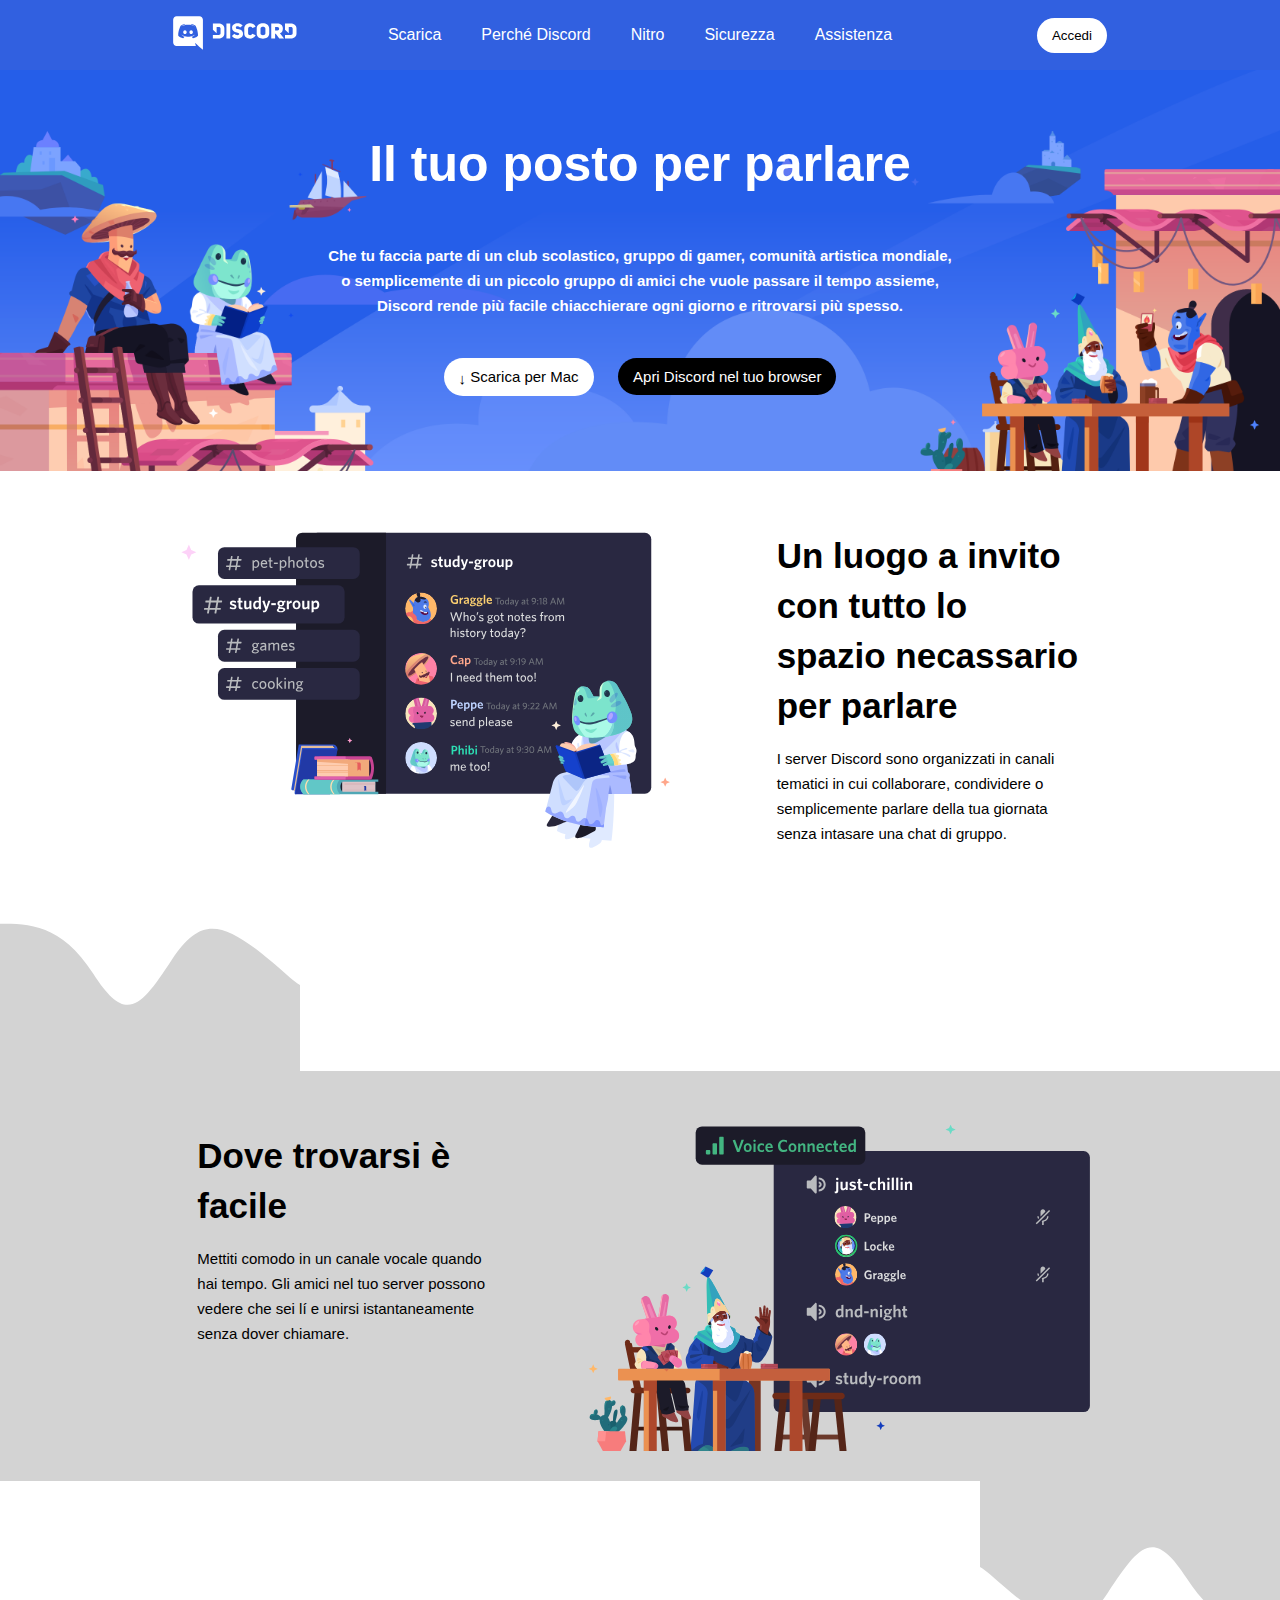
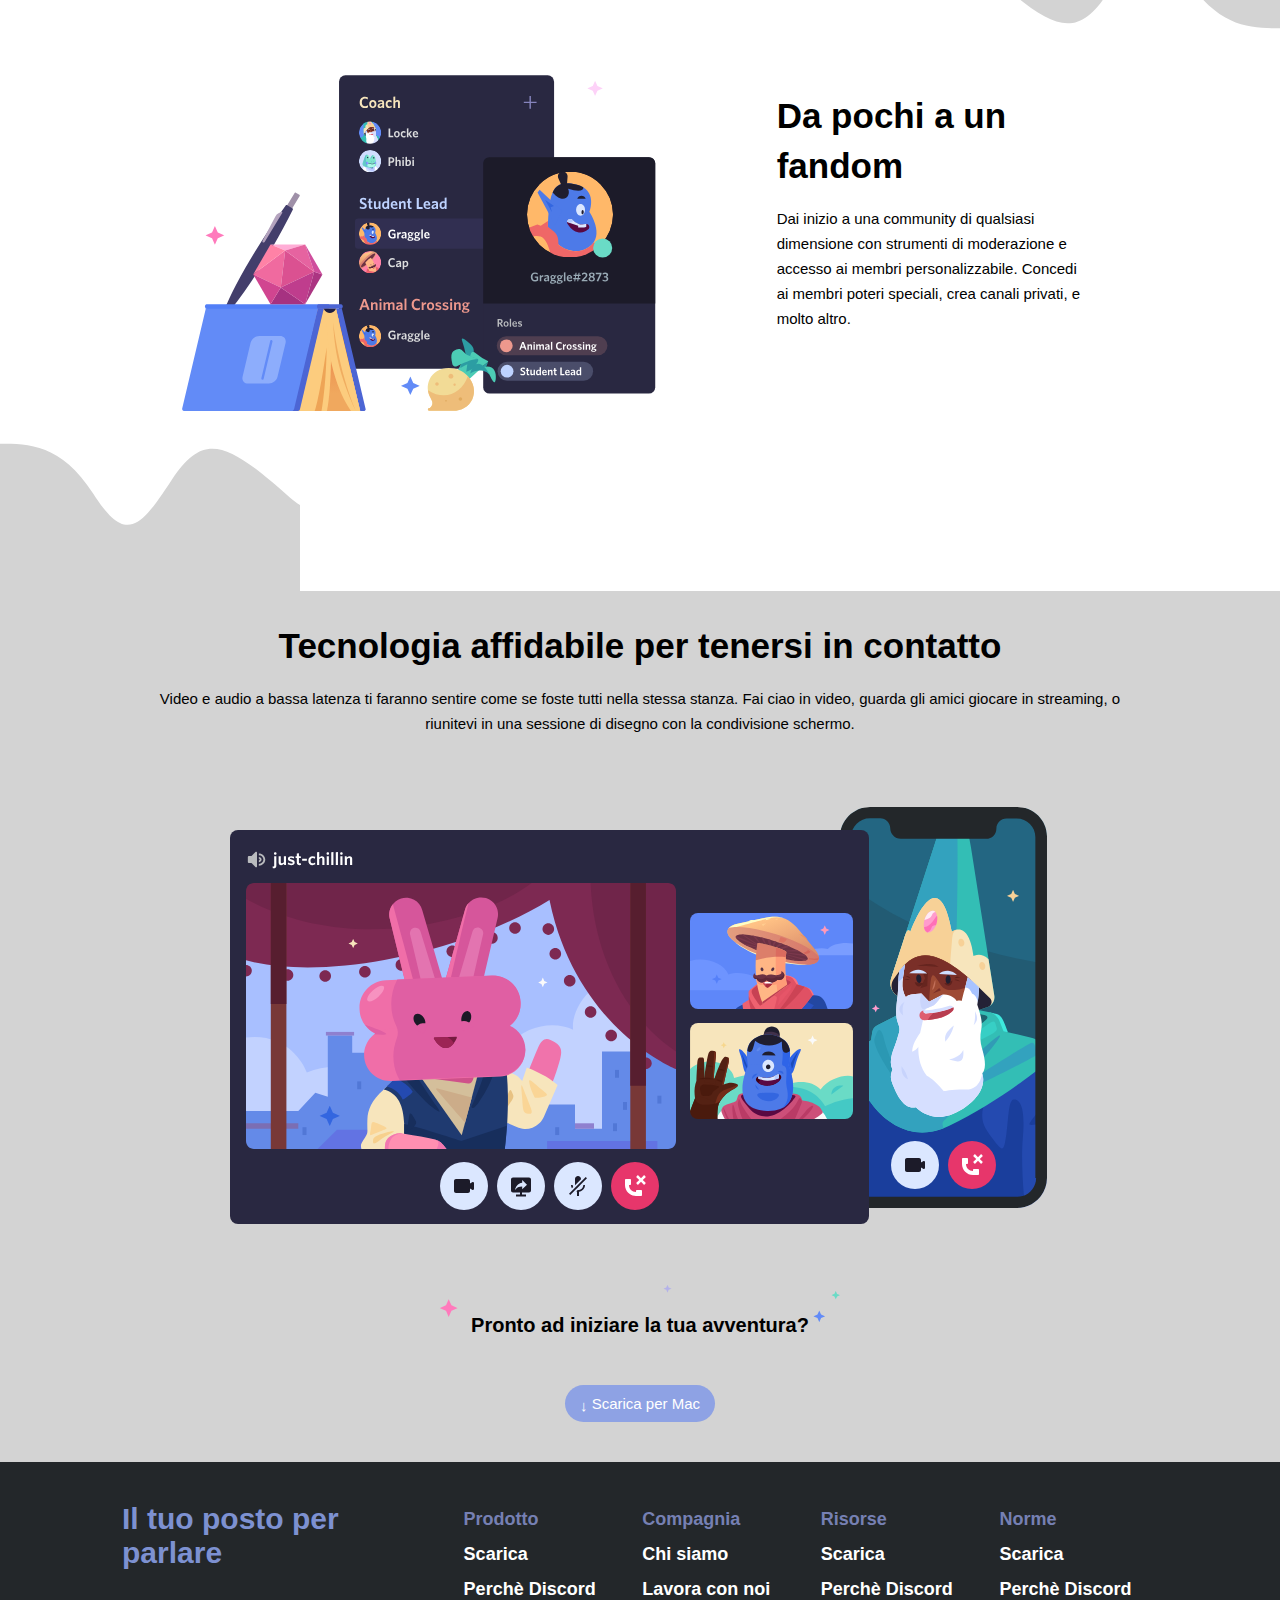
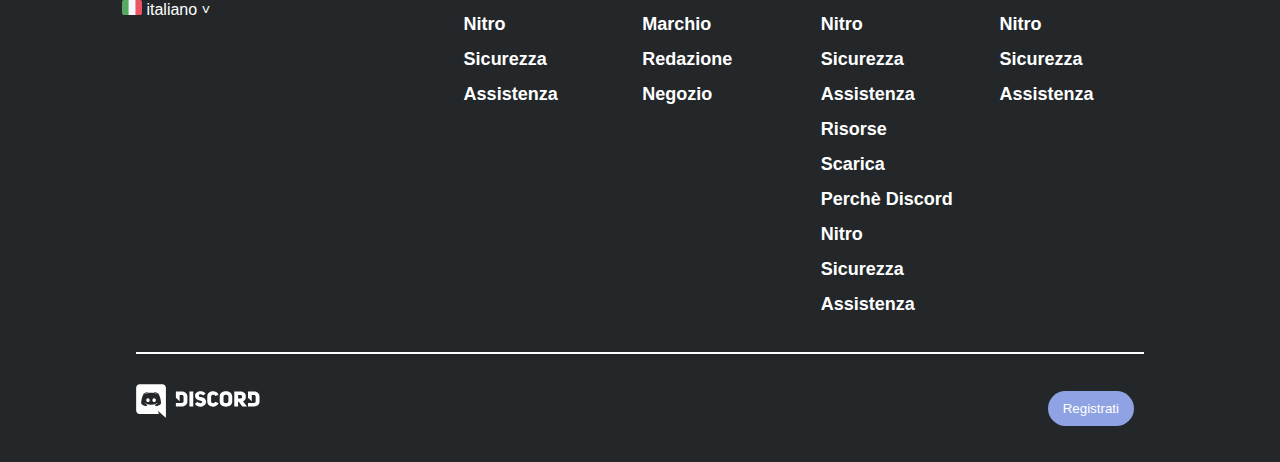
<file: index.html>
<!DOCTYPE html>
<html lang="en">
<head>
    <meta charset="UTF-8">
    <meta name="viewport" content="width=device-width, initial-scale=1.0">
    <link rel="stylesheet" href="https://cdnjs.cloudflare.com/ajax/libs/font-awesome/6.7.1/css/all.min.css" integrity="sha512-5Hs3dF2AEPkpNAR7UiOHba+lRSJNeM2ECkwxUIxC1Q/FLycGTbNapWXB4tP889k5T5Ju8fs4b1P5z/iB4nMfSQ==" crossorigin="anonymous" referrerpolicy="no-referrer" />
    <link rel="stylesheet" href="./css/style.css">
    <title>Prova Struttura Discord</title>
</head>
<body>

    <!-- logo , link  , login button -->
    <header>

        <nav>

            <!-- logo -->
            <div class="container-nav logo">  
                 
                <a href="https://discord.com/" target="_blank">
                    <img src="./img/logo.svg" alt="logo Discord">
                </a>
            </div>
    
            <!-- ul with link -->
            <ul class="container-nav link">
                <li>
                    <a href="#">Scarica</a>
                </li>
                <li>
                    <a href="#">Perch&eacute; Discord</a>
                </li>
                <li>
                    <a href="#">Nitro</a>
                </li>
                <li>
                    <a href="#">Sicurezza</a>
                </li>
                <li>
                    <a href="#">Assistenza</a>
                </li>
            </ul>
    
            <!-- button accedi -->
            <div class="container-nav login">
                <button class="button-white">Accedi</button>
            </div>
        </nav>



    </header>

    <!-- jumbotron and section -->
    <main>

        <!-- jumbotron blue -->
        <section id="jumbotron">

            <!-- pink rectangle -->
            <div class="jumbotron-content">
                <h1>Il tuo posto per parlare</h1>

                <p>
                    Che tu faccia parte di un club scolastico, gruppo di gamer, comunit&agrave; artistica mondiale, o semplicemente di un piccolo gruppo di amici che vuole passare il tempo assieme, Discord rende pi&ugrave; facile chiacchierare ogni giorno e ritrovarsi pi&ugrave; spesso.
                </p>

                    <button class="big-button button-white">
                        <span class="down-arrow"> &#8595; </span>Scarica per Mac
                    </button>
                

                <button class="big-button button-black">Apri Discord nel tuo browser</button>

            </div>

        </section>

        <!-- containers with img text-->
        <section class="container-main">

            <img src="./img/item1.svg" alt="item1" class="content-main img">

            <div class="content-main text">
                <h2>
                    Un luogo a invito con tutto lo spazio necassario per parlare
                </h2>
                <p>
                    I server Discord sono organizzati in canali tematici in cui collaborare, condividere o semplicemente parlare della tua giornata senza intasare una chat di gruppo.
                </p>
            </div>
        </section>

        <!-- img wave -->
        <div class="wave">
            <img src="./img/wave.svg" alt="">
        </div>

        <!-- containers with img/text inverse -->
        <section class="container-main gray">

            <div class="content-main text">
                <h2>
                    Dove trovarsi &egrave; facile
                </h2>
                <p>
                    Mettiti comodo in un canale vocale quando hai tempo. Gli amici nel tuo server possono vedere che sei l&iacute; e unirsi istantaneamente senza dover chiamare.
                </p>
            </div>
            
            <img src="./img/item2.svg" alt="item2" class="content-main img">


        </section>

        <!-- img wave -->
        <div class="wave rotate">
            <img src="./img/wave.svg" alt="">
        </div>

        <!-- containers with img text -->
        <section class="container-main">
            
            <img src="./img/item3.svg" alt="item3" class="content-main img">
            
            <div class="content-main text">
                <h2>
                    Da pochi a un fandom
                </h2>
                <p>
                    Dai inizio a una community di qualsiasi dimensione con strumenti di moderazione e accesso ai membri personalizzabile. Concedi ai membri poteri speciali, crea canali privati, e molto altro.
                </p>
            </div>
        </section>

        <!-- img wave -->
        <div class="wave">
            <img src="./img/wave.svg" alt="">
        </div>

        <!-- last container with big-img  -->
        <section class="last-container-main gray">

            <!-- green square -->
            <div class="last-content-main">
                <h2>
                    Tecnologia affidabile per tenersi in contatto
                </h2>
                <p>
                    Video e audio a bassa latenza ti faranno sentire come se foste tutti nella stessa stanza. Fai ciao in video, guarda gli amici giocare in streaming, o riunitevi in una sessione di disegno con la condivisione schermo.
                </p>
                <img src="./img/item4-big.svg" alt="item4">

                <!-- container with text and stars img -->
                <div id="img-stars">
                     Pronto ad iniziare la tua avventura?
                </div>

                <button class="big-button button-blue"><span class="down-arrow"> &#8595; </span>Scarica per Mac</button>
               
            </div>

        </section>

    </main>

    <!-- contacts -->
    <footer>

        <!-- container with five squares -->
        <section class="upper-container">

            <div class="content-footer contacts">
                <h4>
                    Il tuo posto per parlare
                </h4>

                <span id="language">
                    <img src="./img/ita.png" alt="bandiera italia" class="bandiera">
                    italiano
                </span>

                <ul class="loghi">

                    <li>
                        <i class="fa-brands fa-twitter"></i>
                    </li>

                    <li>
                        <i class="fa-brands fa-instagram"></i>
                    </li>

                    <li>
                        <i class="fa-brands fa-facebook"></i>
                    </li>

                    <li>
                        <i class="fa-brands fa-youtube"></i>
                    </li>
                </ul>
            </div>
            <div class="content-footer who-we-are">
                <ul class="faq">
                    <li>Prodotto</li>
                    <li>Scarica</li>
                    <li>Perch&egrave; Discord</li>
                    <li>Nitro</li>
                    <li>Sicurezza</li>
                    <li>Assistenza</li>
                </ul>
            </div>
            <div class="content-footer who-we-are">
                <ul class="faq">
                    <li>Compagnia</li>
                    <li>Chi siamo</li>
                    <li>Lavora con noi</li>
                    <li>Marchio</li>
                    <li>Redazione</li>
                    <li>Negozio</li>
                </ul>
            </div>
            <div class="content-footer who-we-are">
                <ul class="faq">
                    <li>Risorse</li>
                    <li>Scarica</li>
                    <li>Perch&egrave; Discord</li>
                    <li>Nitro</li>
                    <li>Sicurezza</li>
                    <li>Assistenza</li>
                    <li>Risorse</li>
                    <li>Scarica</li>
                    <li>Perch&egrave; Discord</li>
                    <li>Nitro</li>
                    <li>Sicurezza</li>
                    <li>Assistenza</li>
                </ul>
            </div>
            <div class="content-footer who-we-are">
                <ul class="faq">
                    <li>Norme</li>
                    <li>Scarica</li>
                    <li>Perch&egrave; Discord</li>
                    <li>Nitro</li>
                    <li>Sicurezza</li>
                    <li>Assistenza</li>
                </ul>
            </div>
        </section>

        <!-- container with logo and button -->
        <section class="lower-container">

            <!-- subcontainer for flex rules -->
            <div class="sub-container-footer">

                <div class="content-footer-low">

                    <a href="https://discord.com/" target="_blank">
                        <img src="./img/logo.svg" alt="logo Discord">
                    </a>
                    
                </div>

                <div class="content-footer-low">
                    <button class="button-blue">Registrati</button>
                </div>

            </div>

        </section>
        
    </footer>

</body>
</html>
</file>
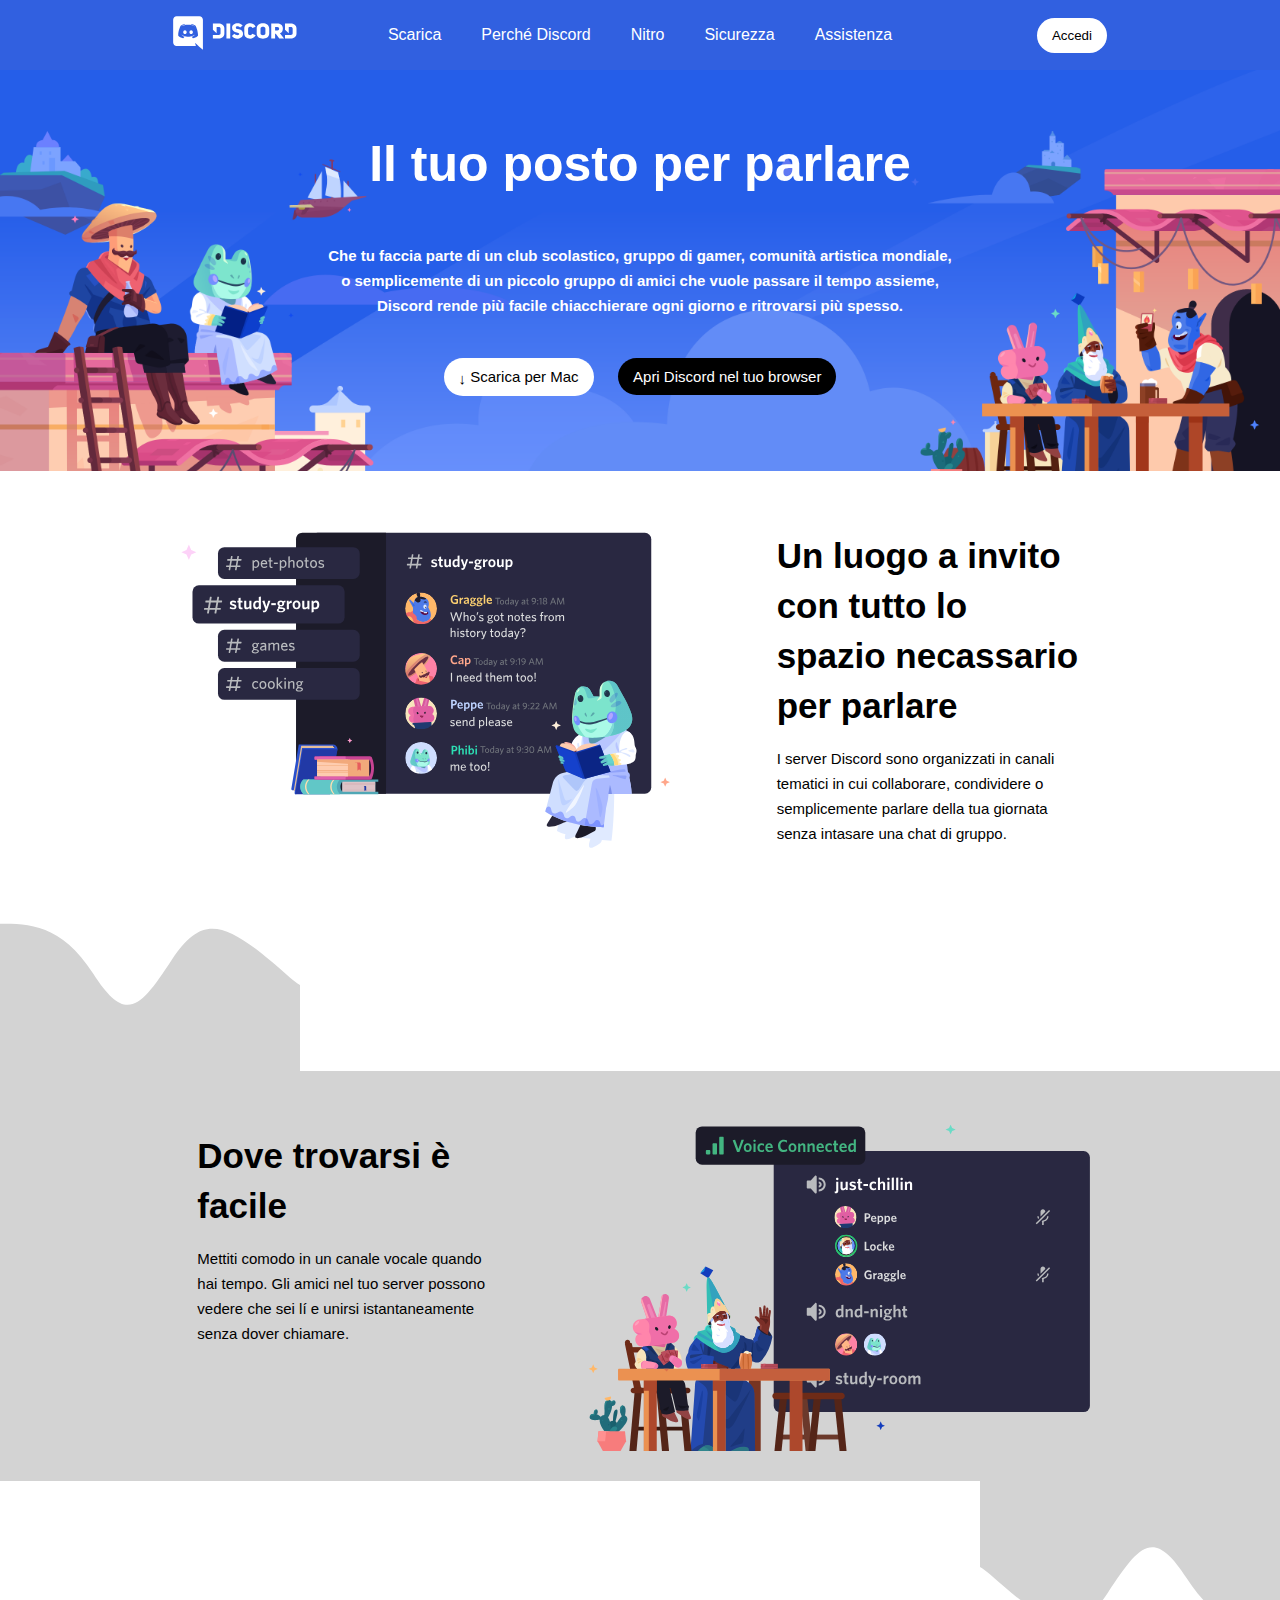
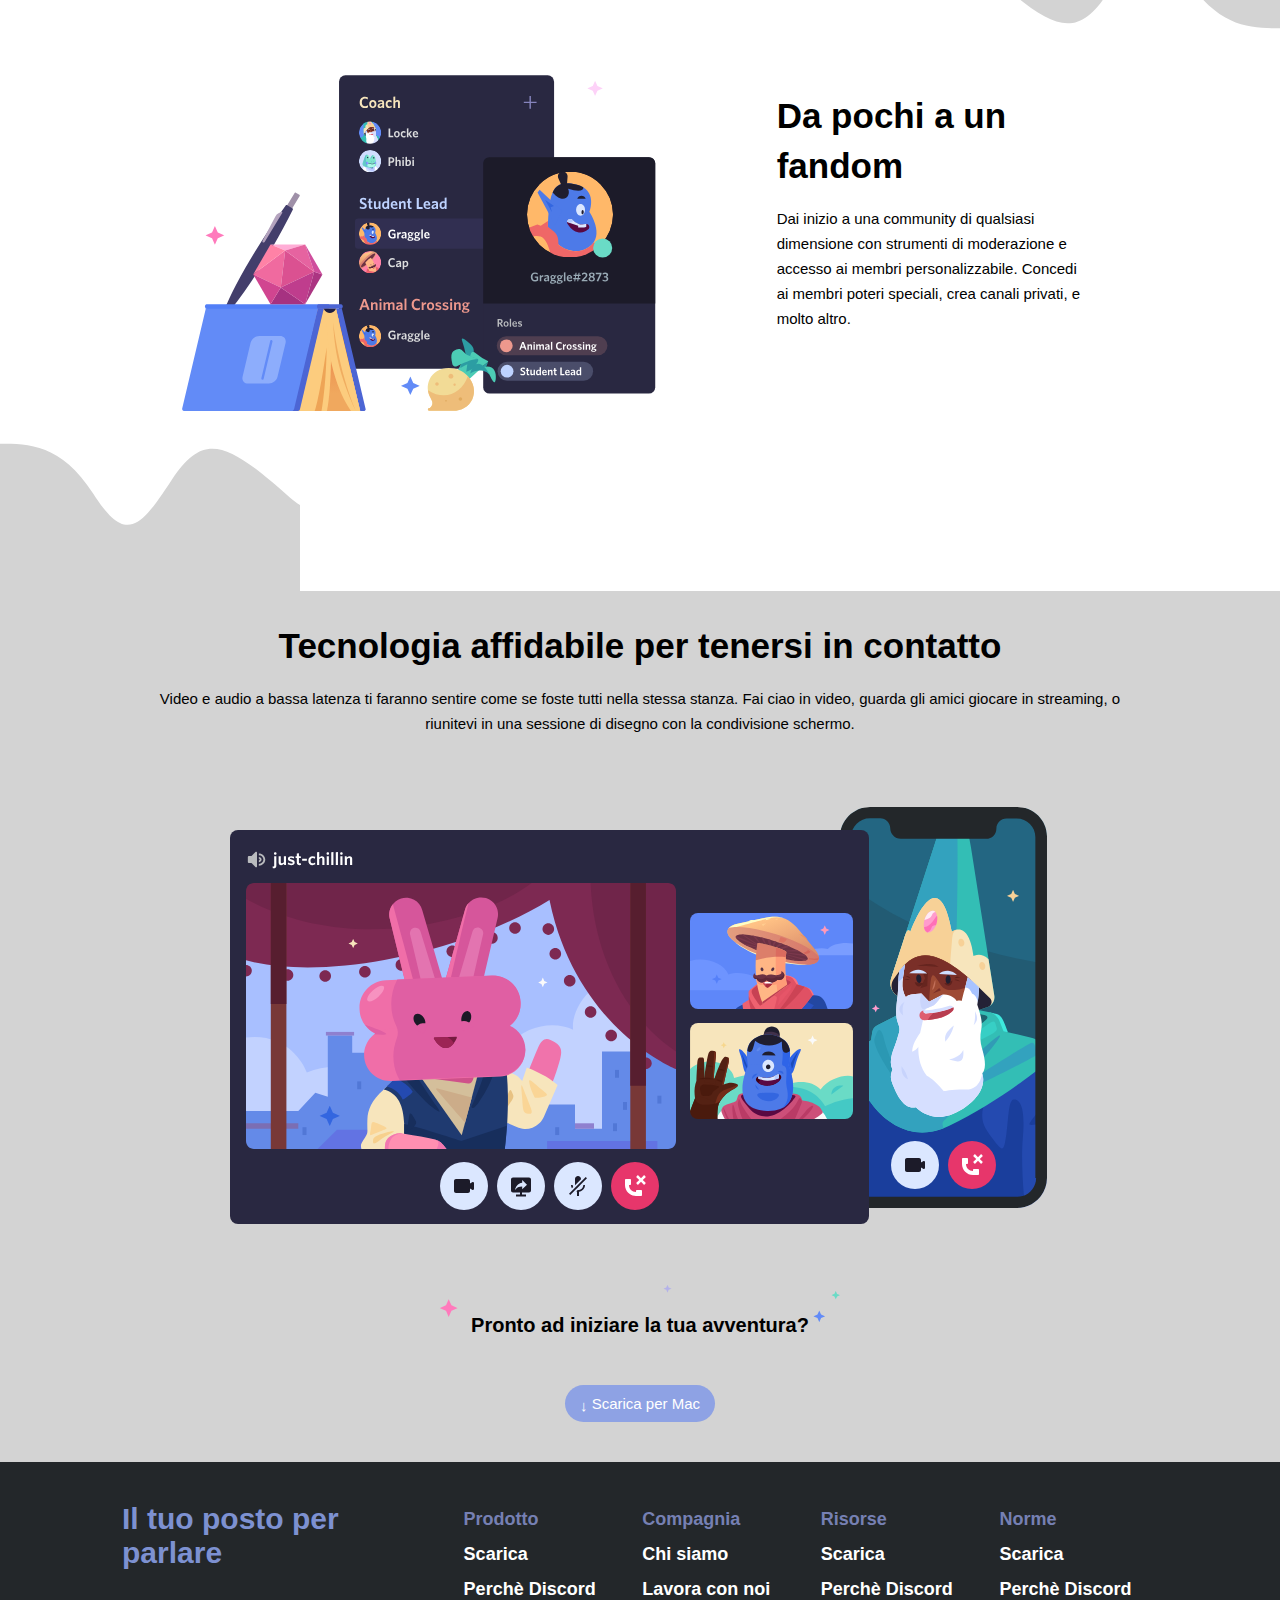
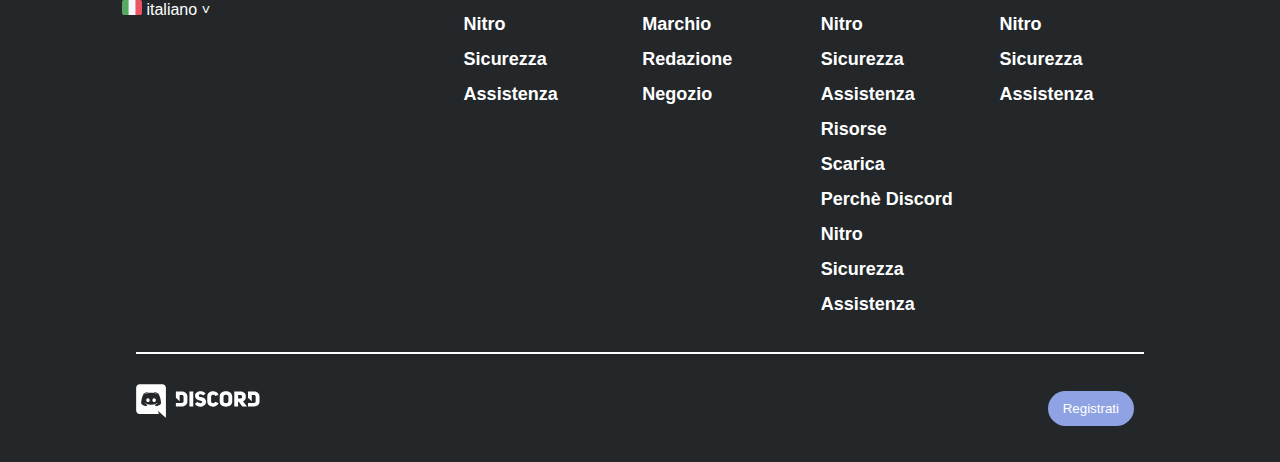
<file: bonus/index.html>
<!DOCTYPE html>
<html lang="en">
<head>
    <meta charset="UTF-8">
    <meta name="viewport" content="width=device-width, initial-scale=1.0">
    <link rel="stylesheet" href="https://cdnjs.cloudflare.com/ajax/libs/font-awesome/6.7.1/css/all.min.css" integrity="sha512-5Hs3dF2AEPkpNAR7UiOHba+lRSJNeM2ECkwxUIxC1Q/FLycGTbNapWXB4tP889k5T5Ju8fs4b1P5z/iB4nMfSQ==" crossorigin="anonymous" referrerpolicy="no-referrer" />
    <link rel="stylesheet" href="./css/style.css">
    <title>Bonus Struttura Discord</title>
</head>
<body>

    <!-- logo , link  , login button -->
    <header>

        <nav>

            <!-- logo -->
            <div class="container-nav logo">  
                 
                <a href="https://discord.com/" target="_blank">
                    <img src="./img/logo.svg" alt="logo Discord" class="logo-discord">
                </a>
            </div>
    
            <!-- ul with nav link -->
            <ul class="container-nav link">
                <li>
                    <a href="#">Scarica</a>
                </li>
                <li>
                    <a href="#">Perch&eacute; Discord</a>
                </li>
                <li>
                    <a href="#">Nitro</a>
                </li>
                <li>
                    <a href="#">Sicurezza</a>
                </li>
                <li>
                    <a href="#">Assistenza</a>
                </li>
            </ul>
    
            <!-- button accedi -->
            <div class="container-nav login">
                <button class="button-white">Accedi</button>
            </div>
        </nav>



    </header>

    <!-- jumbotron and section -->
    <main>

        <!-- jumbotron blue -->
        <section id="jumbotron">

            <!-- pink rectangle -->
            <div class="jumbotron-content">
                <h1>Il tuo posto per parlare</h1>

                <p>
                    Che tu faccia parte di un club scolastico, gruppo di gamer, comunit&agrave; artistica mondiale, o semplicemente di un piccolo gruppo di amici che vuole passare il tempo assieme, Discord rende pi&ugrave; facile chiacchierare ogni giorno e ritrovarsi pi&ugrave; spesso.
                </p>


                    <a href="https://discord.en.softonic.com/mac" target="_blank" class="big-button button-white">

                        <span class="down-arrow"> &#8595; </span>Scarica per Mac
                    </a>
                
                    <a href="https://discord.com/channels" target="_blank" class="big-button button-black">

                        Apri Discord nel tuo browser
                    </a>

                <!-- <button class="big-button button-black">Apri Discord nel tuo browser</button> -->

            </div>

        </section>

        <!-- containers with img text-->
        <section class="container-main">

            <img src="./img/item1.svg" alt="item1" class="content-main img">

            <div class="content-main text">
                <h2>
                    Un luogo a invito con tutto lo spazio necassario per parlare
                </h2>
                <p>
                    I server Discord sono organizzati in canali tematici in cui collaborare, condividere o semplicemente parlare della tua giornata senza intasare una chat di gruppo.
                </p>
            </div>
        </section>

        <!-- img wave -->
        <div class="wave">
            <img src="./img/wave.svg" alt="">
        </div>

        <!-- containers with img/text inverse -->
        <section class="container-main gray">

            <div class="content-main text">
                <h2>
                    Dove trovarsi &egrave; facile
                </h2>
                <p>
                    Mettiti comodo in un canale vocale quando hai tempo. Gli amici nel tuo server possono vedere che sei l&iacute; e unirsi istantaneamente senza dover chiamare.
                </p>
            </div>
            
            <img src="./img/item2.svg" alt="item2" class="content-main img">


        </section>

        <!-- img wave -->
        <div class="wave rotate">
            <img src="./img/wave.svg" alt="">
        </div>

        <!-- containers with img text -->
        <section class="container-main">
            
            <img src="./img/item3.svg" alt="item3" class="content-main img">
            
            <div class="content-main text">
                <h2>
                    Da pochi a un fandom
                </h2>
                <p>
                    Dai inizio a una community di qualsiasi dimensione con strumenti di moderazione e accesso ai membri personalizzabile. Concedi ai membri poteri speciali, crea canali privati, e molto altro.
                </p>
            </div>
        </section>

        <!-- img wave -->
        <div class="wave">
            <img src="./img/wave.svg" alt="">
        </div>

        <!-- last container with big-img  -->
        <section class="last-container-main gray">

            <!-- green square -->
            <div class="last-content-main">
                <h2>
                    Tecnologia affidabile per tenersi in contatto
                </h2>
                <p>
                    Video e audio a bassa latenza ti faranno sentire come se foste tutti nella stessa stanza. Fai ciao in video, guarda gli amici giocare in streaming, o riunitevi in una sessione di disegno con la condivisione schermo.
                </p>
                <img src="./img/item4-big.svg" alt="item4">

                <!-- container with text and stars img -->
                <div id="img-stars">
                     Pronto ad iniziare la tua avventura?
                </div>

                <a href="https://discord.en.softonic.com/mac" target="_blank" class="big-button button-blue">

                    <span class="down-arrow"> &#8595; </span>Scarica per Mac
                </a>
                
               
            </div>

        </section>

    </main>

    <!-- contacts -->
    <footer>

        <!-- container with five squares -->
        <section class="upper-container">

            <div class="content-footer contacts">
                <h4>
                    Il tuo posto per parlare
                </h4>

                <span id="language">
                    <img src="./img/ita.png" alt="bandiera italia" class="bandiera">
                    italiano
                </span>

                <ul class="loghi">

                    <li>
                        <a href="https://x.com/discord" target="_blank" class="logo-social">
                            <i class="fa-brands fa-twitter"></i>
                        </a>
                        
                    </li>

                    <li>
                        <a href="https://www.instagram.com/discord/" target="_blank" class="logo-social">
                            <i class="fa-brands fa-instagram"></i>
                        </a>
                        
                    </li>

                    <li>
                        <a href="https://www.facebook.com/discord/" target="_blank" class="logo-social">
                            <i class="fa-brands fa-facebook"></i>

                        </a>
                    </li>

                    <li>
                        <a href="https://www.youtube.com/discord" target="_blank" class="logo-social">
                            <i class="fa-brands fa-youtube"></i>

                        </a>
                    </li>
                </ul>
            </div>
            <div class="content-footer who-we-are">
                <ul class="faq">
                    <li>Prodotto</li>
                    <li>Scarica</li>
                    <li>Perch&egrave; Discord</li>
                    <li>Nitro</li>
                    <li>Sicurezza</li>
                    <li>Assistenza</li>
                </ul>
            </div>
            <div class="content-footer who-we-are">
                <ul class="faq">
                    <li>Compagnia</li>
                    <li>Chi siamo</li>
                    <li>Lavora con noi</li>
                    <li>Marchio</li>
                    <li>Redazione</li>
                    <li>Negozio</li>
                </ul>
            </div>
            <div class="content-footer who-we-are">
                <ul class="faq">
                    <li>Risorse</li>
                    <li>Scarica</li>
                    <li>Perch&egrave; Discord</li>
                    <li>Nitro</li>
                    <li>Sicurezza</li>
                    <li>Assistenza</li>
                    <li>Risorse</li>
                    <li>Scarica</li>
                    <li>Perch&egrave; Discord</li>
                    <li>Nitro</li>
                    <li>Sicurezza</li>
                    <li>Assistenza</li>
                </ul>
            </div>
            <div class="content-footer who-we-are">
                <ul class="faq">
                    <li>Norme</li>
                    <li>Scarica</li>
                    <li>Perch&egrave; Discord</li>
                    <li>Nitro</li>
                    <li>Sicurezza</li>
                    <li>Assistenza</li>
                </ul>
            </div>
        </section>

        <!-- container with logo and button -->
        <section class="lower-container">

            <!-- subcontainer for flex rules -->
            <div class="sub-container-footer">

                <div class="content-footer-low">

                    <a href="https://discord.com/" target="_blank">
                        <img src="./img/logo.svg" alt="logo Discord" class="logo-discord">
                    </a>
                    
                </div>

                <div class="content-footer-low">
                    <button class="button-blue">Registrati</button>
                </div>

            </div>

        </section>
        
    </footer>

</body>
</html>
</file>
<file: css/style.css>
*{
    margin: 0;
    padding: 0;
    box-sizing: border-box;
    font-family: Whitney , 'Helvetica Neue', Helvetica, Arial, sans-serif;
}

nav{
    display: flex;
    justify-content:center;
    align-items: center;
    height: 70px;
    background-color: #3160e0;
}

.container-nav{
    color: white;
    height: 40px;
    padding: 5px;
    display: flex;
    align-items: center;
}

.logo{
    flex-basis: 15%;
} 

/* ul container rules */
.link{
    min-width: 560px;
    justify-content: center;
}

/* valid for all li */
ul li{
    list-style: none;
}

.container-nav.link li{
    margin: 20px;
}

a{
    text-decoration: none;
    color: white;
}

.login{
    flex-basis: 15%;
    justify-content: flex-end;
}

/* buttons rules */
button{
    padding: 10px 15px;
    border-radius: 99999px;
    border: none;
}

.button-white{
    background-color: white;
    color: black;
}

.button-black{
    background-color: black;
    color: white;
}

.button-blue{
    background-color: #8ea2e4;
    color: white;
    margin: 20px 10px 10px;
}

.big-button{
    font-size: 15px;
    margin: 20px 10px 10px;
}

/*main rules */


/*jumbotron rules */

#jumbotron{
    background-image: url(../img/jumbo.png);
    background-size: cover;
    display: flex;
    justify-content:center;
    padding: 40px;
    color: white;
}

/* jumbotron-content rules */

.jumbotron-content{
    flex-basis: 60%;
    text-align: center;
    padding: 25px;
    min-width: 700px;
}

h1{
    font-size: 50px;
    margin-bottom: 30px;
}

.jumbotron-content > p{
    font-size: 15px;
    padding: 20px;
    line-height: 25px;
    font-weight: bold;
}

/* down arrow */
.down-arrow{
    font-size: 15px;
    font-weight: bold;
    line-height: 100%;
    vertical-align: middle;
}

/* containers with two squares rules */
.container-main{
    display: flex;
    justify-content:center;
    gap: 40px;
    padding: 30px;
}

.container-main.gray,
.last-container-main.gray{
    background-color: #d3d3d3;
}

.wave{
    display: flex;
    width: 100%;
}

.wave.rotate{
    transform: rotate(180deg);
}

/* square rules */
.content-main.img{
    height: 350px;
}

.content-main.text{
    flex-basis: 30%;
    padding: 30px;
    min-width: 350px;
}

.content-main.text > h2{
    font-size: 35px;
    line-height: 50px;
}

.content-main.text > p{
    font-size: 15px;
    padding: 15px 0;
    line-height: 25px;
}

/* last container with green square rules  */

.last-container-main.gray{
    display: flex;
    justify-content:center;
    padding: 30px;
}

.last-content-main{
    flex-basis: 80%;
    text-align: center;
}

.last-content-main > h2{
    font-size: 35px;
    line-height: 50px;
}

.last-content-main > p{
    font-size: 15px;
    padding: 15px 0;
    line-height: 25px;
}

#img-stars{
    background-image: url(../img/stars.svg);
    background-size: contain;
    background-repeat: no-repeat;
    background-position: top;
    line-height: 80px;
    font-size: 20px;
    font-weight: bold;
    height: 80px;
    width: 400px;
    margin: auto;
} 

/* footer rules */

footer{
    background-color: #23272a;
}

/* container with five squares */
.upper-container{
    display: flex;
    justify-content: center;
    padding: 30px;
}

.content-footer{
    height: 400px;
}

/* contacts conteiner */
.content-footer.contacts{
    flex-basis: 28%;
    padding: 10px;
}

h4{
    color: #7d91d1;
    font-size: 30px;
    margin-bottom: 30px;
}

#language{
    color: white;
}

#language::after{
    content: "\02C5";
    font-size: 15px;
}

.bandiera{
    width: 20px;
    height: 15px;
}

.loghi{
    display: flex; 
}

.loghi > li{
    margin: 20px 0;
    padding-right: 30px;
    color: white;
    font-size: 20px;
}

.loghi img{
    width: 25px;
}

.content-footer.who-we-are{
    flex-basis: 13%;
    margin: 10px;
    min-width: 150px;
    
}

.faq > li{
   font-size: 18px; 
   font-weight: bold;
   color: white;
   line-height: 35px;
}

.faq li:first-child{
    color: #7680b3;
}

/* container with logo and button */
.lower-container{
    display: flex;
    justify-content: center;
    padding: 10px 10px;
}

.sub-container-footer{
    height: 100px;
    flex-basis: 80%;
    display: flex;
    justify-content: space-between;
    align-items: center;
    border-top: 2px solid white;
}
</file>
<file: bonus/css/style.css>
*{
    margin: 0;
    padding: 0;
    box-sizing: border-box;
    font-family: Whitney , 'Helvetica Neue', Helvetica, Arial, sans-serif;
}

nav{
    display: flex;
    justify-content:center;
    align-items: center;
    height: 70px;
    background-color: #3160e0;
}

.container-nav{
    color: white;
    height: 40px;
    padding: 5px;
    display: flex;
    align-items: center;
}

.logo{
    flex-basis: 15%;
} 

.logo-discord:hover{
    transform: scale(1.2);
}
/* ul container rules */
.link{
    min-width: 560px;
    justify-content: center;
}

/* valid for all li */
ul li{
    list-style: none;
}

.container-nav.link li{
    margin: 20px;
}

.container-nav.link a{ 
    text-decoration: none;
    color: white;
}

.login{
    flex-basis: 15%;
    justify-content: flex-end;
}

/* buttons rules */
button{
    padding: 10px 15px;
    border-radius: 99999px;
    border: none;
}

.button-white{
    background-color: white;
    color: black;
}

.button-black{
    background-color: black;
    color: white;
}

.button-blue{
    background-color: #8ea2e4;
    color: white;
    margin: 20px 10px 10px;
}

.big-button{
    font-size: 15px;
    margin: 20px 10px 10px;
    display: inline-block;
}

.big-button:hover {
    background-color: #4752c4;
}

a.big-button{
    padding: 10px 15px;
    border-radius: 99999px;
    border: none;
    text-decoration: none;
}

/*main rules */


/*jumbotron rules */

#jumbotron{
    background-image: url(../img/jumbo.png);
    background-size: cover;
    display: flex;
    justify-content:center;
    padding: 40px;
    color: white;
}

/* jumbotron-content rules */

.jumbotron-content{
    flex-basis: 60%;
    text-align: center;
    padding: 25px;
    min-width: 700px;
}

h1{
    font-size: 50px;
    margin-bottom: 30px;
}

.jumbotron-content > p{
    font-size: 15px;
    padding: 20px;
    line-height: 25px;
    font-weight: bold;
}

/* down arrow */
.down-arrow{
    font-size: 15px;
    font-weight: bold;
    line-height: 100%;
    vertical-align: middle;
}

/* containers with two squares rules */
.container-main{
    display: flex;
    justify-content:center;
    gap: 40px;
    padding: 30px;
}

.content-main.img:hover{
    transform: scale(1.1);
}

.container-main.gray,
.last-container-main.gray{
    background-color: #d3d3d3;
}

.wave{
    display: flex;
}

.wave.rotate{
    transform: rotate(180deg);
}

/* square rules */
.content-main.img{
    height: 350px;
}

.content-main.text{
    flex-basis: 30%;
    padding: 30px;
    min-width: 350px;
}

.content-main.text > h2{
    font-size: 35px;
    line-height: 50px;
}

.content-main.text > p{
    font-size: 15px;
    padding: 15px 0;
    line-height: 25px;
}

/* last container with green square rules  */

.last-container-main.gray{
    display: flex;
    justify-content:center;
    padding: 30px;
}

.last-content-main{
    flex-basis: 80%;
    text-align: center;
}

.last-content-main > h2{
    font-size: 35px;
    line-height: 50px;
}

.last-content-main > p{
    font-size: 15px;
    padding: 15px 0;
    line-height: 25px;
}

#img-stars{
    background-image: url(../img/stars.svg);
    background-size: contain;
    background-repeat: no-repeat;
    background-position: top;
    line-height: 80px;
    font-size: 20px;
    font-weight: bold;
    height: 80px;
    width: 400px;
    margin: auto;
} 

/* footer rules */

footer{
    background-color: #23272a;
}

/* container with five squares */
.upper-container{
    display: flex;
    justify-content: center;
    padding: 30px;
}

.content-footer{
    height: 400px;
}

/* contacts conteiner */
.content-footer.contacts{
    flex-basis: 28%;
    padding: 10px;
}

h4{
    color: #7d91d1;
    font-size: 30px;
    margin-bottom: 30px;
}

#language{
    color: white;
}

#language::after{
    content: "\02C5";
    font-size: 15px;
}

.bandiera{
    width: 20px;
    height: 15px;
}

.loghi{
    display: flex; 
}

.loghi > li{
    margin: 20px 0;
    padding-right: 30px;
    color: white;
    font-size: 20px;
}

.logo-social{
    color: white;
}

.logo-social:hover{
    color: #4752c4;
}

.content-footer.who-we-are{
    flex-basis: 13%;
    margin: 10px;
    min-width: 150px;
    
}

.faq > li{
   font-size: 18px; 
   font-weight: bold;
   color: white;
   line-height: 35px;
}

.faq li:first-child{
    color: #7680b3;
}

/* container with logo and button */
.lower-container{
    display: flex;
    justify-content: center;
    padding: 10px 10px;
}

.sub-container-footer{
    height: 100px;
    flex-basis: 80%;
    display: flex;
    justify-content: space-between;
    align-items: center;
    border-top: 2px solid white;
}
</file>
